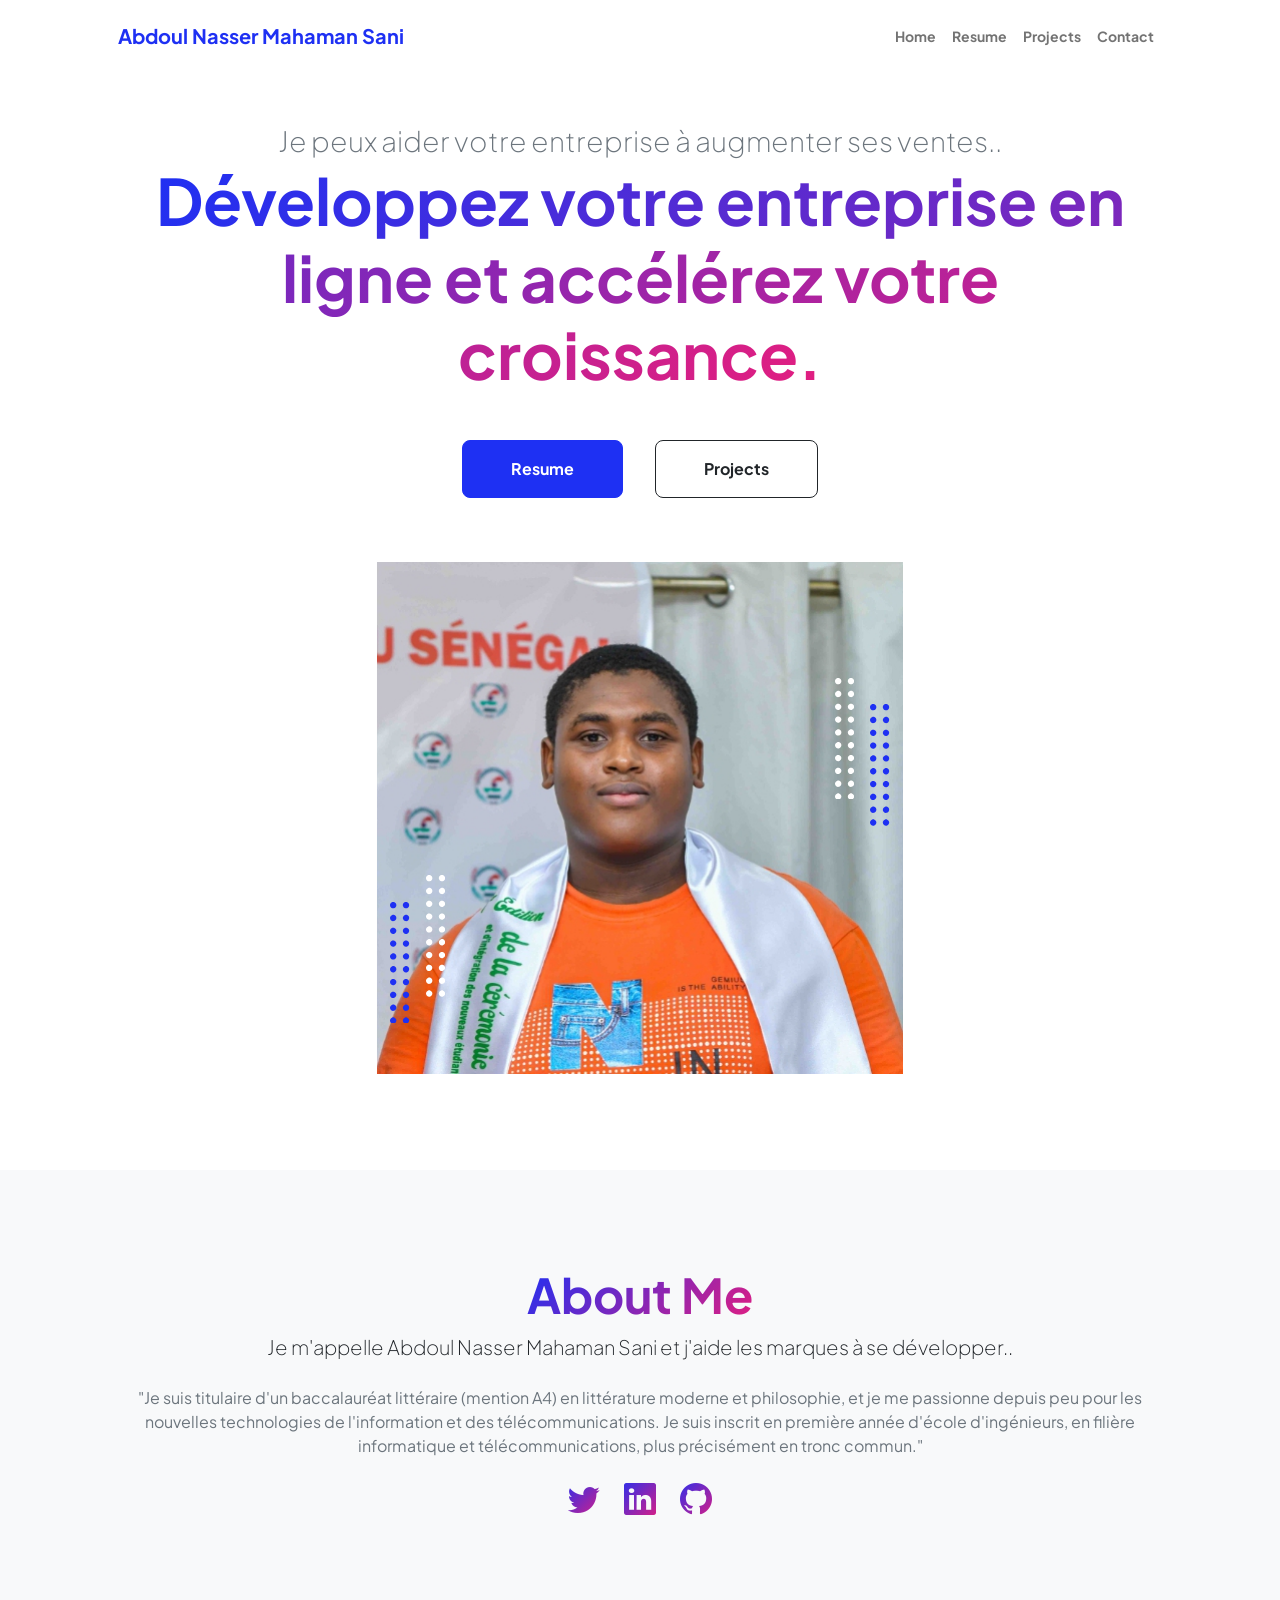
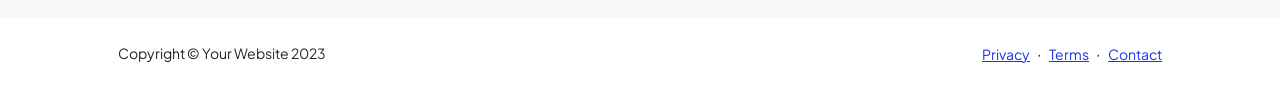
<file: index.html>
<!DOCTYPE html>
<html lang="fr">
    <head>
        <meta charset="utf-8" />
        <meta name="viewport" content="width=device-width, initial-scale=1, shrink-to-fit=no" />
        <meta name="description" content="" />
        <meta name="author" content="" />
        <title>Abdoul Nasser Mahaman Sani portofolio</title>
        <!-- Favicon-->
        <link rel="icon" type="image/x-icon" href="assets/favicon.ico" />
        <!-- Custom Google font-->
        <link rel="preconnect" href="https://fonts.googleapis.com" />
        <link rel="preconnect" href="https://fonts.gstatic.com" crossorigin />
        <link href="https://fonts.googleapis.com/css2?family=Plus+Jakarta+Sans:wght@100;200;300;400;500;600;700;800;900&amp;display=swap" rel="stylesheet" />
        <!-- Bootstrap icons-->
        <link href="https://cdn.jsdelivr.net/npm/bootstrap-icons@1.8.1/font/bootstrap-icons.css" rel="stylesheet" />
        <!-- Core theme CSS (includes Bootstrap)-->
        <link href="css/styles.css" rel="stylesheet" />
    </head>
    <body class="d-flex flex-column h-100">
        <main class="flex-shrink-0">
            <!-- Navigation-->
            <nav class="navbar navbar-expand-lg navbar-light bg-white py-3">
                <div class="container px-5">
                    <a class="navbar-brand" href="index.html"><span class="fw-bolder text-primary">Abdoul Nasser Mahaman Sani</span></a>
                    <button class="navbar-toggler" type="button" data-bs-toggle="collapse" data-bs-target="#navbarSupportedContent" aria-controls="navbarSupportedContent" aria-expanded="false" aria-label="Toggle navigation"><span class="navbar-toggler-icon"></span></button>
                    <div class="collapse navbar-collapse" id="navbarSupportedContent">
                        <ul class="navbar-nav ms-auto mb-2 mb-lg-0 small fw-bolder">
                            <li class="nav-item"><a class="nav-link" href="index.html">Home</a></li>
                            <li class="nav-item"><a class="nav-link" href="resume.html">Resume</a></li>
                            <li class="nav-item"><a class="nav-link" href="projects.html">Projects</a></li>
                            <li class="nav-item"><a class="nav-link" href="contact.html">Contact</a></li>
                        </ul>
                    </div>
                </div>
            </nav>
            <!-- Header-->
            <header class="py-5">
                <div class="container px-5 pb-5">
                    <div class="row gx-5 align-items-center">
                        <div class="col-xxl-5">
                            <!-- Header text content-->
                            <div class="text-center text-xxl-start">
                                <div class="fs-3 fw-light text-muted">Je peux aider votre entreprise à augmenter ses ventes..</div>
                                <h1 class="display-3 fw-bolder mb-5"><span class="text-gradient d-inline">Développez votre entreprise en ligne et accélérez votre croissance.</span></h1>
                                <div class="d-grid gap-3 d-sm-flex justify-content-sm-center justify-content-xxl-start mb-3">
                                    <a class="btn btn-primary btn-lg px-5 py-3 me-sm-3 fs-6 fw-bolder" href="resume.html">Resume</a>
                                    <a class="btn btn-outline-dark btn-lg px-5 py-3 fs-6 fw-bolder" href="projects.html">Projects</a>
                                </div>
                            </div>
                        </div>
                        <div class="col-xxl-7">
                            <!-- Header profile picture-->
                            <div class="d-flex justify-content-center mt-5 mt-xxl-0">
                                <div class="profile bg-gradient-primary-to-secondary">
                                    <!-- TIP: For best results, use a photo with a transparent background like the demo example below-->
                                    <!-- Watch a tutorial on how to do this on YouTube (link)-->
                                    <img class="profile-img" src="assets/WhatsApp Image 2026-04-20 at 11.43.12.jpeg" alt="..." />
                                    <div class="dots-1">
                                        <!-- SVG Dots-->
                                        <svg version="1.1" xmlns="http://www.w3.org/2000/svg" xmlns:xlink="http://www.w3.org/1999/xlink" x="0px" y="0px" viewBox="0 0 191.6 1215.4" style="enable-background: new 0 0 191.6 1215.4" xml:space="preserve">
                                            <g transform="translate(0.000000,1280.000000) scale(0.100000,-0.100000)">
                                                <path d="M227.7,12788.6c-105-35-200-141-222-248c-43-206,163-412,369-369c155,32,275,190,260,339c-11,105-90,213-190,262        C383.7,12801.6,289.7,12808.6,227.7,12788.6z"></path>
                                                <path d="M1507.7,12788.6c-151-50-253-216-222-362c25-119,136-230,254-255c194-41,395,142,375,339c-11,105-90,213-190,262        C1663.7,12801.6,1569.7,12808.6,1507.7,12788.6z"></path>
                                                <path d="M227.7,11508.6c-105-35-200-141-222-248c-43-206,163-412,369-369c155,32,275,190,260,339c-11,105-90,213-190,262        C383.7,11521.6,289.7,11528.6,227.7,11508.6z"></path>
                                                <path d="M1507.7,11508.6c-151-50-253-216-222-362c25-119,136-230,254-255c194-41,395,142,375,339c-11,105-90,213-190,262        C1663.7,11521.6,1569.7,11528.6,1507.7,11508.6z"></path>
                                                <path d="M227.7,10228.6c-105-35-200-141-222-248c-43-206,163-412,369-369c155,32,275,190,260,339c-11,105-90,213-190,262        C383.7,10241.6,289.7,10248.6,227.7,10228.6z"></path>
                                                <path d="M1507.7,10228.6c-105-35-200-141-222-248c-43-206,163-412,369-369c155,32,275,190,260,339c-11,105-90,213-190,262        C1663.7,10241.6,1569.7,10248.6,1507.7,10228.6z"></path>
                                                <path d="M227.7,8948.6c-105-35-200-141-222-248c-43-206,163-412,369-369c155,32,275,190,260,339c-11,105-90,213-190,262        C383.7,8961.6,289.7,8968.6,227.7,8948.6z"></path>
                                                <path d="M1507.7,8948.6c-105-35-200-141-222-248c-43-206,163-412,369-369c155,32,275,190,260,339c-11,105-90,213-190,262        C1663.7,8961.6,1569.7,8968.6,1507.7,8948.6z"></path>
                                                <path d="M227.7,7668.6c-105-35-200-141-222-248c-43-206,163-412,369-369c155,32,275,190,260,339c-11,105-90,213-190,262        C383.7,7681.6,289.7,7688.6,227.7,7668.6z"></path>
                                                <path d="M1507.7,7668.6c-105-35-200-141-222-248c-43-206,163-412,369-369c155,32,275,190,260,339c-11,105-90,213-190,262        C1663.7,7681.6,1569.7,7688.6,1507.7,7668.6z"></path>
                                                <path d="M227.7,6388.6c-105-35-200-141-222-248c-43-206,163-412,369-369c155,32,275,190,260,339c-11,105-90,213-190,262        C383.7,6401.6,289.7,6408.6,227.7,6388.6z"></path>
                                                <path d="M1507.7,6388.6c-105-35-200-141-222-248c-43-206,163-412,369-369c155,32,275,190,260,339c-11,105-90,213-190,262        C1663.7,6401.6,1569.7,6408.6,1507.7,6388.6z"></path>
                                                <path d="M227.7,5108.6c-105-35-200-141-222-248c-43-206,163-412,369-369c155,32,275,190,260,339c-11,105-90,213-190,262        C383.7,5121.6,289.7,5128.6,227.7,5108.6z"></path>
                                                <path d="M1507.7,5108.6c-105-35-200-141-222-248c-43-206,163-412,369-369c155,32,275,190,260,339c-11,105-90,213-190,262        C1663.7,5121.6,1569.7,5128.6,1507.7,5108.6z"></path>
                                                <path d="M227.7,3828.6c-105-35-200-141-222-248c-43-206,163-412,369-369c155,32,275,190,260,339c-11,105-90,213-190,262        C383.7,3841.6,289.7,3848.6,227.7,3828.6z"></path>
                                                <path d="M1507.7,3828.6c-105-35-200-141-222-248c-43-206,163-412,369-369c155,32,275,190,260,339c-11,105-90,213-190,262        C1663.7,3841.6,1569.7,3848.6,1507.7,3828.6z"></path>
                                                <path d="M227.7,2548.6c-105-35-200-141-222-248c-43-206,163-412,369-369c155,32,275,190,260,339c-11,105-90,213-190,262        C383.7,2561.6,289.7,2568.6,227.7,2548.6z"></path>
                                                <path d="M1507.7,2548.6c-105-35-200-141-222-248c-43-206,163-412,369-369c155,32,275,190,260,339c-11,105-90,213-190,262        C1663.7,2561.6,1569.7,2568.6,1507.7,2548.6z"></path>
                                                <path d="M227.7,1268.6c-105-35-200-141-222-248c-43-206,163-412,369-369c155,32,275,190,260,339c-11,105-90,213-190,262        C383.7,1281.6,289.7,1288.6,227.7,1268.6z"></path>
                                                <path d="M1507.7,1268.6c-105-35-200-141-222-248c-43-206,163-412,369-369c155,32,275,190,260,339c-11,105-90,213-190,262        C1663.7,1281.6,1569.7,1288.6,1507.7,1268.6z"></path>
                                            </g>
                                        </svg>
                                        
                                        <!-- END of SVG dots-->
                                    </div>
                                    <div class="dots-2">
                                        <!-- SVG Dots-->
                                        <svg version="1.1" xmlns="http://www.w3.org/2000/svg" xmlns:xlink="http://www.w3.org/1999/xlink" x="0px" y="0px" viewBox="0 0 191.6 1215.4" style="enable-background: new 0 0 191.6 1215.4" xml:space="preserve">
                                            <g transform="translate(0.000000,1280.000000) scale(0.100000,-0.100000)">
                                                <path d="M227.7,12788.6c-105-35-200-141-222-248c-43-206,163-412,369-369c155,32,275,190,260,339c-11,105-90,213-190,262        C383.7,12801.6,289.7,12808.6,227.7,12788.6z"></path>
                                                <path d="M1507.7,12788.6c-151-50-253-216-222-362c25-119,136-230,254-255c194-41,395,142,375,339c-11,105-90,213-190,262        C1663.7,12801.6,1569.7,12808.6,1507.7,12788.6z"></path>
                                                <path d="M227.7,11508.6c-105-35-200-141-222-248c-43-206,163-412,369-369c155,32,275,190,260,339c-11,105-90,213-190,262        C383.7,11521.6,289.7,11528.6,227.7,11508.6z"></path>
                                                <path d="M1507.7,11508.6c-151-50-253-216-222-362c25-119,136-230,254-255c194-41,395,142,375,339c-11,105-90,213-190,262        C1663.7,11521.6,1569.7,11528.6,1507.7,11508.6z"></path>
                                                <path d="M227.7,10228.6c-105-35-200-141-222-248c-43-206,163-412,369-369c155,32,275,190,260,339c-11,105-90,213-190,262        C383.7,10241.6,289.7,10248.6,227.7,10228.6z"></path>
                                                <path d="M1507.7,10228.6c-105-35-200-141-222-248c-43-206,163-412,369-369c155,32,275,190,260,339c-11,105-90,213-190,262        C1663.7,10241.6,1569.7,10248.6,1507.7,10228.6z"></path>
                                                <path d="M227.7,8948.6c-105-35-200-141-222-248c-43-206,163-412,369-369c155,32,275,190,260,339c-11,105-90,213-190,262        C383.7,8961.6,289.7,8968.6,227.7,8948.6z"></path>
                                                <path d="M1507.7,8948.6c-105-35-200-141-222-248c-43-206,163-412,369-369c155,32,275,190,260,339c-11,105-90,213-190,262        C1663.7,8961.6,1569.7,8968.6,1507.7,8948.6z"></path>
                                                <path d="M227.7,7668.6c-105-35-200-141-222-248c-43-206,163-412,369-369c155,32,275,190,260,339c-11,105-90,213-190,262        C383.7,7681.6,289.7,7688.6,227.7,7668.6z"></path>
                                                <path d="M1507.7,7668.6c-105-35-200-141-222-248c-43-206,163-412,369-369c155,32,275,190,260,339c-11,105-90,213-190,262        C1663.7,7681.6,1569.7,7688.6,1507.7,7668.6z"></path>
                                                <path d="M227.7,6388.6c-105-35-200-141-222-248c-43-206,163-412,369-369c155,32,275,190,260,339c-11,105-90,213-190,262        C383.7,6401.6,289.7,6408.6,227.7,6388.6z"></path>
                                                <path d="M1507.7,6388.6c-105-35-200-141-222-248c-43-206,163-412,369-369c155,32,275,190,260,339c-11,105-90,213-190,262        C1663.7,6401.6,1569.7,6408.6,1507.7,6388.6z"></path>
                                                <path d="M227.7,5108.6c-105-35-200-141-222-248c-43-206,163-412,369-369c155,32,275,190,260,339c-11,105-90,213-190,262        C383.7,5121.6,289.7,5128.6,227.7,5108.6z"></path>
                                                <path d="M1507.7,5108.6c-105-35-200-141-222-248c-43-206,163-412,369-369c155,32,275,190,260,339c-11,105-90,213-190,262        C1663.7,5121.6,1569.7,5128.6,1507.7,5108.6z"></path>
                                                <path d="M227.7,3828.6c-105-35-200-141-222-248c-43-206,163-412,369-369c155,32,275,190,260,339c-11,105-90,213-190,262        C383.7,3841.6,289.7,3848.6,227.7,3828.6z"></path>
                                                <path d="M1507.7,3828.6c-105-35-200-141-222-248c-43-206,163-412,369-369c155,32,275,190,260,339c-11,105-90,213-190,262        C1663.7,3841.6,1569.7,3848.6,1507.7,3828.6z"></path>
                                                <path d="M227.7,2548.6c-105-35-200-141-222-248c-43-206,163-412,369-369c155,32,275,190,260,339c-11,105-90,213-190,262        C383.7,2561.6,289.7,2568.6,227.7,2548.6z"></path>
                                                <path d="M1507.7,2548.6c-105-35-200-141-222-248c-43-206,163-412,369-369c155,32,275,190,260,339c-11,105-90,213-190,262        C1663.7,2561.6,1569.7,2568.6,1507.7,2548.6z"></path>
                                                <path d="M227.7,1268.6c-105-35-200-141-222-248c-43-206,163-412,369-369c155,32,275,190,260,339c-11,105-90,213-190,262        C383.7,1281.6,289.7,1288.6,227.7,1268.6z"></path>
                                                <path d="M1507.7,1268.6c-105-35-200-141-222-248c-43-206,163-412,369-369c155,32,275,190,260,339c-11,105-90,213-190,262        C1663.7,1281.6,1569.7,1288.6,1507.7,1268.6z"></path>
                                            </g>
                                        </svg>
                                        <!-- END of SVG dots-->
                                    </div>
                                    <div class="dots-3">
                                        <!-- SVG Dots-->
                                        <svg version="1.1" xmlns="http://www.w3.org/2000/svg" xmlns:xlink="http://www.w3.org/1999/xlink" x="0px" y="0px" viewBox="0 0 191.6 1215.4" style="enable-background: new 0 0 191.6 1215.4" xml:space="preserve">
                                            <g transform="translate(0.000000,1280.000000) scale(0.100000,-0.100000)">
                                                <path d="M227.7,12788.6c-105-35-200-141-222-248c-43-206,163-412,369-369c155,32,275,190,260,339c-11,105-90,213-190,262        C383.7,12801.6,289.7,12808.6,227.7,12788.6z"></path>
                                                <path d="M1507.7,12788.6c-151-50-253-216-222-362c25-119,136-230,254-255c194-41,395,142,375,339c-11,105-90,213-190,262        C1663.7,12801.6,1569.7,12808.6,1507.7,12788.6z"></path>
                                                <path d="M227.7,11508.6c-105-35-200-141-222-248c-43-206,163-412,369-369c155,32,275,190,260,339c-11,105-90,213-190,262        C383.7,11521.6,289.7,11528.6,227.7,11508.6z"></path>
                                                <path d="M1507.7,11508.6c-151-50-253-216-222-362c25-119,136-230,254-255c194-41,395,142,375,339c-11,105-90,213-190,262        C1663.7,11521.6,1569.7,11528.6,1507.7,11508.6z"></path>
                                                <path d="M227.7,10228.6c-105-35-200-141-222-248c-43-206,163-412,369-369c155,32,275,190,260,339c-11,105-90,213-190,262        C383.7,10241.6,289.7,10248.6,227.7,10228.6z"></path>
                                                <path d="M1507.7,10228.6c-105-35-200-141-222-248c-43-206,163-412,369-369c155,32,275,190,260,339c-11,105-90,213-190,262        C1663.7,10241.6,1569.7,10248.6,1507.7,10228.6z"></path>
                                                <path d="M227.7,8948.6c-105-35-200-141-222-248c-43-206,163-412,369-369c155,32,275,190,260,339c-11,105-90,213-190,262        C383.7,8961.6,289.7,8968.6,227.7,8948.6z"></path>
                                                <path d="M1507.7,8948.6c-105-35-200-141-222-248c-43-206,163-412,369-369c155,32,275,190,260,339c-11,105-90,213-190,262        C1663.7,8961.6,1569.7,8968.6,1507.7,8948.6z"></path>
                                                <path d="M227.7,7668.6c-105-35-200-141-222-248c-43-206,163-412,369-369c155,32,275,190,260,339c-11,105-90,213-190,262        C383.7,7681.6,289.7,7688.6,227.7,7668.6z"></path>
                                                <path d="M1507.7,7668.6c-105-35-200-141-222-248c-43-206,163-412,369-369c155,32,275,190,260,339c-11,105-90,213-190,262        C1663.7,7681.6,1569.7,7688.6,1507.7,7668.6z"></path>
                                                <path d="M227.7,6388.6c-105-35-200-141-222-248c-43-206,163-412,369-369c155,32,275,190,260,339c-11,105-90,213-190,262        C383.7,6401.6,289.7,6408.6,227.7,6388.6z"></path>
                                                <path d="M1507.7,6388.6c-105-35-200-141-222-248c-43-206,163-412,369-369c155,32,275,190,260,339c-11,105-90,213-190,262        C1663.7,6401.6,1569.7,6408.6,1507.7,6388.6z"></path>
                                                <path d="M227.7,5108.6c-105-35-200-141-222-248c-43-206,163-412,369-369c155,32,275,190,260,339c-11,105-90,213-190,262        C383.7,5121.6,289.7,5128.6,227.7,5108.6z"></path>
                                                <path d="M1507.7,5108.6c-105-35-200-141-222-248c-43-206,163-412,369-369c155,32,275,190,260,339c-11,105-90,213-190,262        C1663.7,5121.6,1569.7,5128.6,1507.7,5108.6z"></path>
                                                <path d="M227.7,3828.6c-105-35-200-141-222-248c-43-206,163-412,369-369c155,32,275,190,260,339c-11,105-90,213-190,262        C383.7,3841.6,289.7,3848.6,227.7,3828.6z"></path>
                                                <path d="M1507.7,3828.6c-105-35-200-141-222-248c-43-206,163-412,369-369c155,32,275,190,260,339c-11,105-90,213-190,262        C1663.7,3841.6,1569.7,3848.6,1507.7,3828.6z"></path>
                                                <path d="M227.7,2548.6c-105-35-200-141-222-248c-43-206,163-412,369-369c155,32,275,190,260,339c-11,105-90,213-190,262        C383.7,2561.6,289.7,2568.6,227.7,2548.6z"></path>
                                                <path d="M1507.7,2548.6c-105-35-200-141-222-248c-43-206,163-412,369-369c155,32,275,190,260,339c-11,105-90,213-190,262        C1663.7,2561.6,1569.7,2568.6,1507.7,2548.6z"></path>
                                                <path d="M227.7,1268.6c-105-35-200-141-222-248c-43-206,163-412,369-369c155,32,275,190,260,339c-11,105-90,213-190,262        C383.7,1281.6,289.7,1288.6,227.7,1268.6z"></path>
                                                <path d="M1507.7,1268.6c-105-35-200-141-222-248c-43-206,163-412,369-369c155,32,275,190,260,339c-11,105-90,213-190,262        C1663.7,1281.6,1569.7,1288.6,1507.7,1268.6z"></path>
                                            </g>
                                        </svg>
                                        <!-- END of SVG dots-->
                                    </div>
                                    <div class="dots-4">
                                        <!-- SVG Dots-->
                                        <svg version="1.1" xmlns="http://www.w3.org/2000/svg" xmlns:xlink="http://www.w3.org/1999/xlink" x="0px" y="0px" viewBox="0 0 191.6 1215.4" style="enable-background: new 0 0 191.6 1215.4" xml:space="preserve">
                                            <g transform="translate(0.000000,1280.000000) scale(0.100000,-0.100000)">
                                                <path d="M227.7,12788.6c-105-35-200-141-222-248c-43-206,163-412,369-369c155,32,275,190,260,339c-11,105-90,213-190,262        C383.7,12801.6,289.7,12808.6,227.7,12788.6z"></path>
                                                <path d="M1507.7,12788.6c-151-50-253-216-222-362c25-119,136-230,254-255c194-41,395,142,375,339c-11,105-90,213-190,262        C1663.7,12801.6,1569.7,12808.6,1507.7,12788.6z"></path>
                                                <path d="M227.7,11508.6c-105-35-200-141-222-248c-43-206,163-412,369-369c155,32,275,190,260,339c-11,105-90,213-190,262        C383.7,11521.6,289.7,11528.6,227.7,11508.6z"></path>
                                                <path d="M1507.7,11508.6c-151-50-253-216-222-362c25-119,136-230,254-255c194-41,395,142,375,339c-11,105-90,213-190,262        C1663.7,11521.6,1569.7,11528.6,1507.7,11508.6z"></path>
                                                <path d="M227.7,10228.6c-105-35-200-141-222-248c-43-206,163-412,369-369c155,32,275,190,260,339c-11,105-90,213-190,262        C383.7,10241.6,289.7,10248.6,227.7,10228.6z"></path>
                                                <path d="M1507.7,10228.6c-105-35-200-141-222-248c-43-206,163-412,369-369c155,32,275,190,260,339c-11,105-90,213-190,262        C1663.7,10241.6,1569.7,10248.6,1507.7,10228.6z"></path>
                                                <path d="M227.7,8948.6c-105-35-200-141-222-248c-43-206,163-412,369-369c155,32,275,190,260,339c-11,105-90,213-190,262        C383.7,8961.6,289.7,8968.6,227.7,8948.6z"></path>
                                                <path d="M1507.7,8948.6c-105-35-200-141-222-248c-43-206,163-412,369-369c155,32,275,190,260,339c-11,105-90,213-190,262        C1663.7,8961.6,1569.7,8968.6,1507.7,8948.6z"></path>
                                                <path d="M227.7,7668.6c-105-35-200-141-222-248c-43-206,163-412,369-369c155,32,275,190,260,339c-11,105-90,213-190,262        C383.7,7681.6,289.7,7688.6,227.7,7668.6z"></path>
                                                <path d="M1507.7,7668.6c-105-35-200-141-222-248c-43-206,163-412,369-369c155,32,275,190,260,339c-11,105-90,213-190,262        C1663.7,7681.6,1569.7,7688.6,1507.7,7668.6z"></path>
                                                <path d="M227.7,6388.6c-105-35-200-141-222-248c-43-206,163-412,369-369c155,32,275,190,260,339c-11,105-90,213-190,262        C383.7,6401.6,289.7,6408.6,227.7,6388.6z"></path>
                                                <path d="M1507.7,6388.6c-105-35-200-141-222-248c-43-206,163-412,369-369c155,32,275,190,260,339c-11,105-90,213-190,262        C1663.7,6401.6,1569.7,6408.6,1507.7,6388.6z"></path>
                                                <path d="M227.7,5108.6c-105-35-200-141-222-248c-43-206,163-412,369-369c155,32,275,190,260,339c-11,105-90,213-190,262        C383.7,5121.6,289.7,5128.6,227.7,5108.6z"></path>
                                                <path d="M1507.7,5108.6c-105-35-200-141-222-248c-43-206,163-412,369-369c155,32,275,190,260,339c-11,105-90,213-190,262        C1663.7,5121.6,1569.7,5128.6,1507.7,5108.6z"></path>
                                                <path d="M227.7,3828.6c-105-35-200-141-222-248c-43-206,163-412,369-369c155,32,275,190,260,339c-11,105-90,213-190,262        C383.7,3841.6,289.7,3848.6,227.7,3828.6z"></path>
                                                <path d="M1507.7,3828.6c-105-35-200-141-222-248c-43-206,163-412,369-369c155,32,275,190,260,339c-11,105-90,213-190,262        C1663.7,3841.6,1569.7,3848.6,1507.7,3828.6z"></path>
                                                <path d="M227.7,2548.6c-105-35-200-141-222-248c-43-206,163-412,369-369c155,32,275,190,260,339c-11,105-90,213-190,262        C383.7,2561.6,289.7,2568.6,227.7,2548.6z"></path>
                                                <path d="M1507.7,2548.6c-105-35-200-141-222-248c-43-206,163-412,369-369c155,32,275,190,260,339c-11,105-90,213-190,262        C1663.7,2561.6,1569.7,2568.6,1507.7,2548.6z"></path>
                                                <path d="M227.7,1268.6c-105-35-200-141-222-248c-43-206,163-412,369-369c155,32,275,190,260,339c-11,105-90,213-190,262        C383.7,1281.6,289.7,1288.6,227.7,1268.6z"></path>
                                                <path d="M1507.7,1268.6c-105-35-200-141-222-248c-43-206,163-412,369-369c155,32,275,190,260,339c-11,105-90,213-190,262        C1663.7,1281.6,1569.7,1288.6,1507.7,1268.6z"></path>
                                            </g>
                                        </svg>
                                        <!-- END of SVG dots-->
                                    </div>
                                </div>
                            </div>
                        </div>
                    </div>
                </div>
            </header>
            <!-- About Section-->
            <section class="bg-light py-5">
                <div class="container px-5">
                    <div class="row gx-5 justify-content-center">
                        <div class="col-xxl-8">
                            <div class="text-center my-5">
                                <h2 class="display-5 fw-bolder"><span class="text-gradient d-inline">About Me</span></h2>
                                <p class="lead fw-light mb-4">Je m'appelle Abdoul Nasser Mahaman Sani et j'aide les marques à se développer..</p>
                                <p class="text-muted">"Je suis titulaire d'un baccalauréat littéraire (mention A4) en littérature moderne et philosophie, et je me passionne
                                depuis peu pour les nouvelles technologies de l'information et des télécommunications. Je suis inscrit en première année
                                d'école d'ingénieurs, en filière informatique et télécommunications, plus précisément en tronc commun."</p>
                                <div class="d-flex justify-content-center fs-2 gap-4">
                                    <a class="text-gradient" href="#!"><i class="bi bi-twitter"></i></a>
                                    <a class="text-gradient" href="#!"><i class="bi bi-linkedin"></i></a>
                                    <a class="text-gradient" href="#!"><i class="bi bi-github"></i></a>
                                </div>
                            </div>
                        </div>
                    </div>
                </div>
            </section>
        </main>
        <!-- Footer-->
        <footer class="bg-white py-4 mt-auto">
            <div class="container px-5">
                <div class="row align-items-center justify-content-between flex-column flex-sm-row">
                    <div class="col-auto"><div class="small m-0">Copyright &copy; Your Website 2023</div></div>
                    <div class="col-auto">
                        <a class="small" href="#!">Privacy</a>
                        <span class="mx-1">&middot;</span>
                        <a class="small" href="#!">Terms</a>
                        <span class="mx-1">&middot;</span>
                        <a class="small" href="#!">Contact</a>
                    </div>
                </div>
            </div>
        </footer>
        <!-- Bootstrap core JS-->
        <script src="https://cdn.jsdelivr.net/npm/bootstrap@5.2.3/dist/js/bootstrap.bundle.min.js"></script>
        <!-- Core theme JS-->
        <script src="js/scripts.js"></script>
    </body>
</html>
</file>
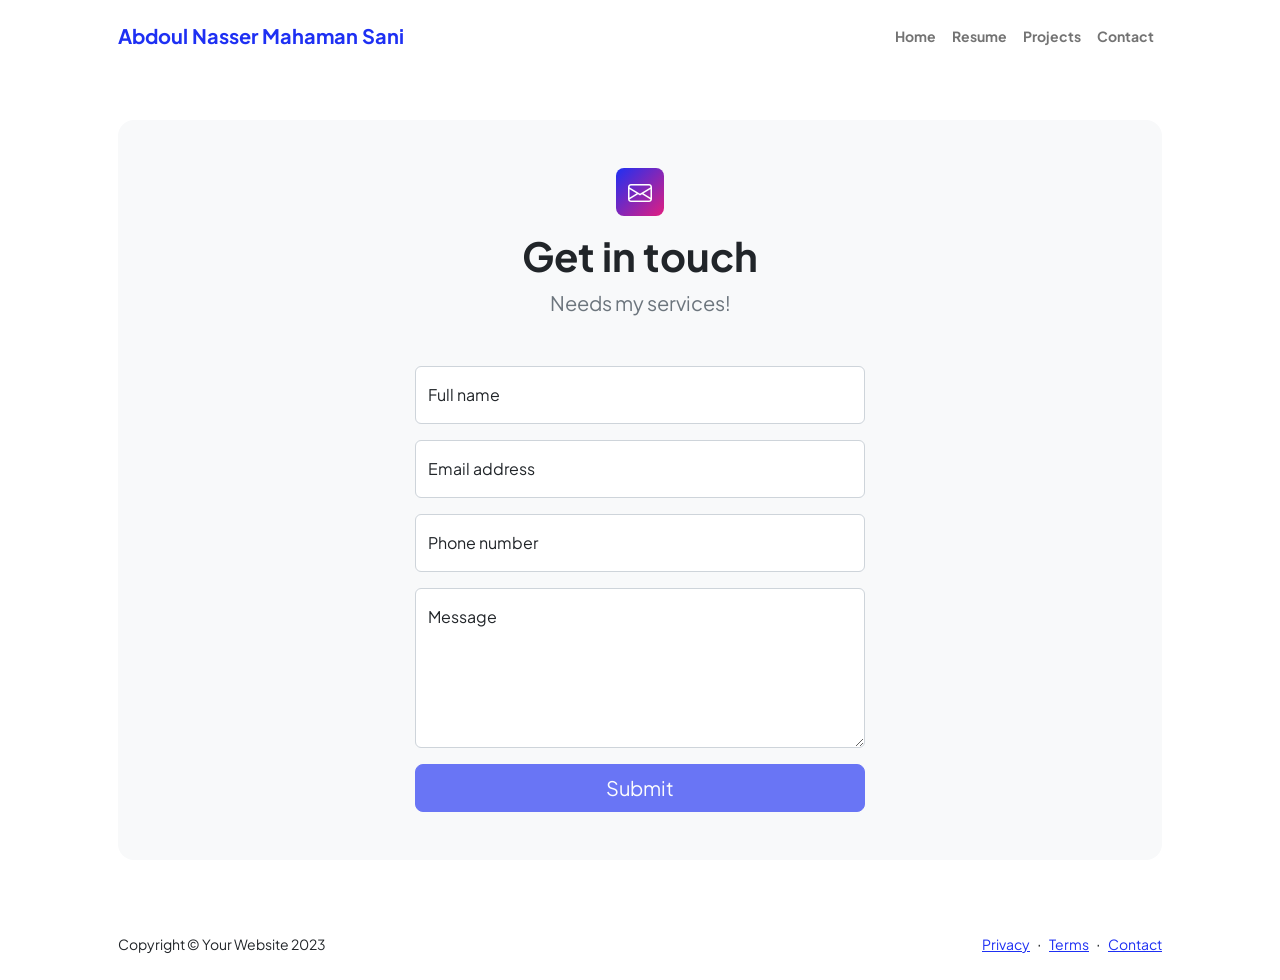
<file: contact.html>
<!DOCTYPE html>
<html lang="en">
    <head>
        <meta charset="utf-8" />
        <meta name="viewport" content="width=device-width, initial-scale=1, shrink-to-fit=no" />
        <meta name="description" content />
        <meta name="author" content />
        <title>Modern Business </title>
        <!-- Favicon-->
        <link rel="icon" type="image/x-icon" href="assets/favicon.ico" />
        <!-- Custom Google font-->
        <link rel="preconnect" href="https://fonts.googleapis.com" />
        <link rel="preconnect" href="https://fonts.gstatic.com" crossorigin />
        <link href="https://fonts.googleapis.com/css2?family=Plus+Jakarta+Sans:wght@100;200;300;400;500;600;700;800;900&amp;display=swap" rel="stylesheet" />
        <!-- Bootstrap icons-->
        <link href="https://cdn.jsdelivr.net/npm/bootstrap-icons@1.8.1/font/bootstrap-icons.css" rel="stylesheet" />
        <!-- Core theme CSS (includes Bootstrap)-->
        <link href="css/styles.css" rel="stylesheet" />
    </head>
    <body class="d-flex flex-column">
        <main class="flex-shrink-0">
            <!-- Navigation-->
            <nav class="navbar navbar-expand-lg navbar-light bg-white py-3">
                <div class="container px-5">
                    <a class="navbar-brand" href="index.html"><span class="fw-bolder text-primary">Abdoul Nasser Mahaman Sani</span></a>
                    <button class="navbar-toggler" type="button" data-bs-toggle="collapse" data-bs-target="#navbarSupportedContent" aria-controls="navbarSupportedContent" aria-expanded="false" aria-label="Toggle navigation"><span class="navbar-toggler-icon"></span></button>
                    <div class="collapse navbar-collapse" id="navbarSupportedContent">
                        <ul class="navbar-nav ms-auto mb-2 mb-lg-0 small fw-bolder">
                            <li class="nav-item"><a class="nav-link" href="index.html">Home</a></li>
                            <li class="nav-item"><a class="nav-link" href="resume.html">Resume</a></li>
                            <li class="nav-item"><a class="nav-link" href="projects.html">Projects</a></li>
                            <li class="nav-item"><a class="nav-link" href="contact.html">Contact</a></li>
                        </ul>
                    </div>
                </div>
            </nav>
            <!-- Page content-->
            <section class="py-5">
                <div class="container px-5">
                    <!-- Contact form-->
                    <div class="bg-light rounded-4 py-5 px-4 px-md-5">
                        <div class="text-center mb-5">
                            <div class="feature bg-primary bg-gradient-primary-to-secondary text-white rounded-3 mb-3"><i class="bi bi-envelope"></i></div>
                            <h1 class="fw-bolder">Get in touch</h1>
                            <p class="lead fw-normal text-muted mb-0">Needs my services!</p>
                        </div>
                        <div class="row gx-5 justify-content-center">
                            <div class="col-lg-8 col-xl-6">
                                <!-- * * * * * * * * * * * * * * *-->
                                <!-- * * SB Forms Contact Form * *-->
                                <!-- * * * * * * * * * * * * * * *-->
                                <!-- This form is pre-integrated with SB Forms.-->
                                <!-- To make this form functional, sign up at-->
                                <!-- https://startbootstrap.com/solution/contact-forms-->
                                <!-- to get an API token!-->
                                <form id="contactForm" data-sb-form-api-token="API_TOKEN">
                                    <!-- Name input-->
                                    <div class="form-floating mb-3">
                                        <input class="form-control" id="name" type="text" placeholder="Enter your name..." data-sb-validations="required" />
                                        <label for="name">Full name</label>
                                        <div class="invalid-feedback" data-sb-feedback="name:required">A name is required.</div>
                                    </div>
                                    <!-- Email address input-->
                                    <div class="form-floating mb-3">
                                        <input class="form-control" id="email" type="email" placeholder="name@example.com" data-sb-validations="required,email" />
                                        <label for="email">Email address</label>
                                        <div class="invalid-feedback" data-sb-feedback="email:required">An email is required.</div>
                                        <div class="invalid-feedback" data-sb-feedback="email:email">Email is not valid.</div>
                                    </div>
                                    <!-- Phone number input-->
                                    <div class="form-floating mb-3">
                                        <input class="form-control" id="phone" type="tel" placeholder="(123) 456-7890" data-sb-validations="required" />
                                        <label for="phone">Phone number</label>
                                        <div class="invalid-feedback" data-sb-feedback="phone:required">A phone number is required.</div>
                                    </div>
                                    <!-- Message input-->
                                    <div class="form-floating mb-3">
                                        <textarea class="form-control" id="message" type="text" placeholder="Enter your message here..." style="height: 10rem" data-sb-validations="required"></textarea>
                                        <label for="message">Message</label>
                                        <div class="invalid-feedback" data-sb-feedback="message:required">A message is required.</div>
                                    </div>
                                    <!-- Submit success message-->
                                    <!---->
                                    <!-- This is what your users will see when the form-->
                                    <!-- has successfully submitted-->
                                    <div class="d-none" id="submitSuccessMessage">
                                        <div class="text-center mb-3">
                                            <div class="fw-bolder">Form submission successful!</div>
                                            To activate this form, sign up at
                                            <br />
                                            <a href="https://startbootstrap.com/solution/contact-forms">https://startbootstrap.com/solution/contact-forms</a>
                                        </div>
                                    </div>
                                    <!-- Submit error message-->
                                    <!---->
                                    <!-- This is what your users will see when there is-->
                                    <!-- an error submitting the form-->
                                    <div class="d-none" id="submitErrorMessage"><div class="text-center text-danger mb-3">Error sending message!</div></div>
                                    <!-- Submit Button-->
                                    <div class="d-grid"><button class="btn btn-primary btn-lg disabled" id="submitButton" type="submit">Submit</button></div>
                                </form>
                            </div>
                        </div>
                    </div>
                </div>
            </section>
        </main>
        <!-- Footer-->
        <footer class="bg-white py-4 mt-auto">
            <div class="container px-5">
                <div class="row align-items-center justify-content-between flex-column flex-sm-row">
                    <div class="col-auto"><div class="small m-0">Copyright &copy; Your Website 2023</div></div>
                    <div class="col-auto">
                        <a class="small" href="#!">Privacy</a>
                        <span class="mx-1">&middot;</span>
                        <a class="small" href="#!">Terms</a>
                        <span class="mx-1">&middot;</span>
                        <a class="small" href="#!">Contact</a>
                    </div>
                </div>
            </div>
        </footer>
        <!-- Bootstrap core JS-->
        <script src="https://cdn.jsdelivr.net/npm/bootstrap@5.2.3/dist/js/bootstrap.bundle.min.js"></script>
        <!-- Core theme JS-->
        <script src="js/scripts.js"></script>
        <!-- * * * * * * * * * * * * * * * * * * * * * * * * * * * * * * * * * * * * * * * *-->
        <!-- * *                               SB Forms JS                               * *-->
        <!-- * * Activate your form at https://startbootstrap.com/solution/contact-forms * *-->
        <!-- * * * * * * * * * * * * * * * * * * * * * * * * * * * * * * * * * * * * * * * *-->
        <script src="https://cdn.startbootstrap.com/sb-forms-latest.js"></script>
    </body>
</html>
</file>
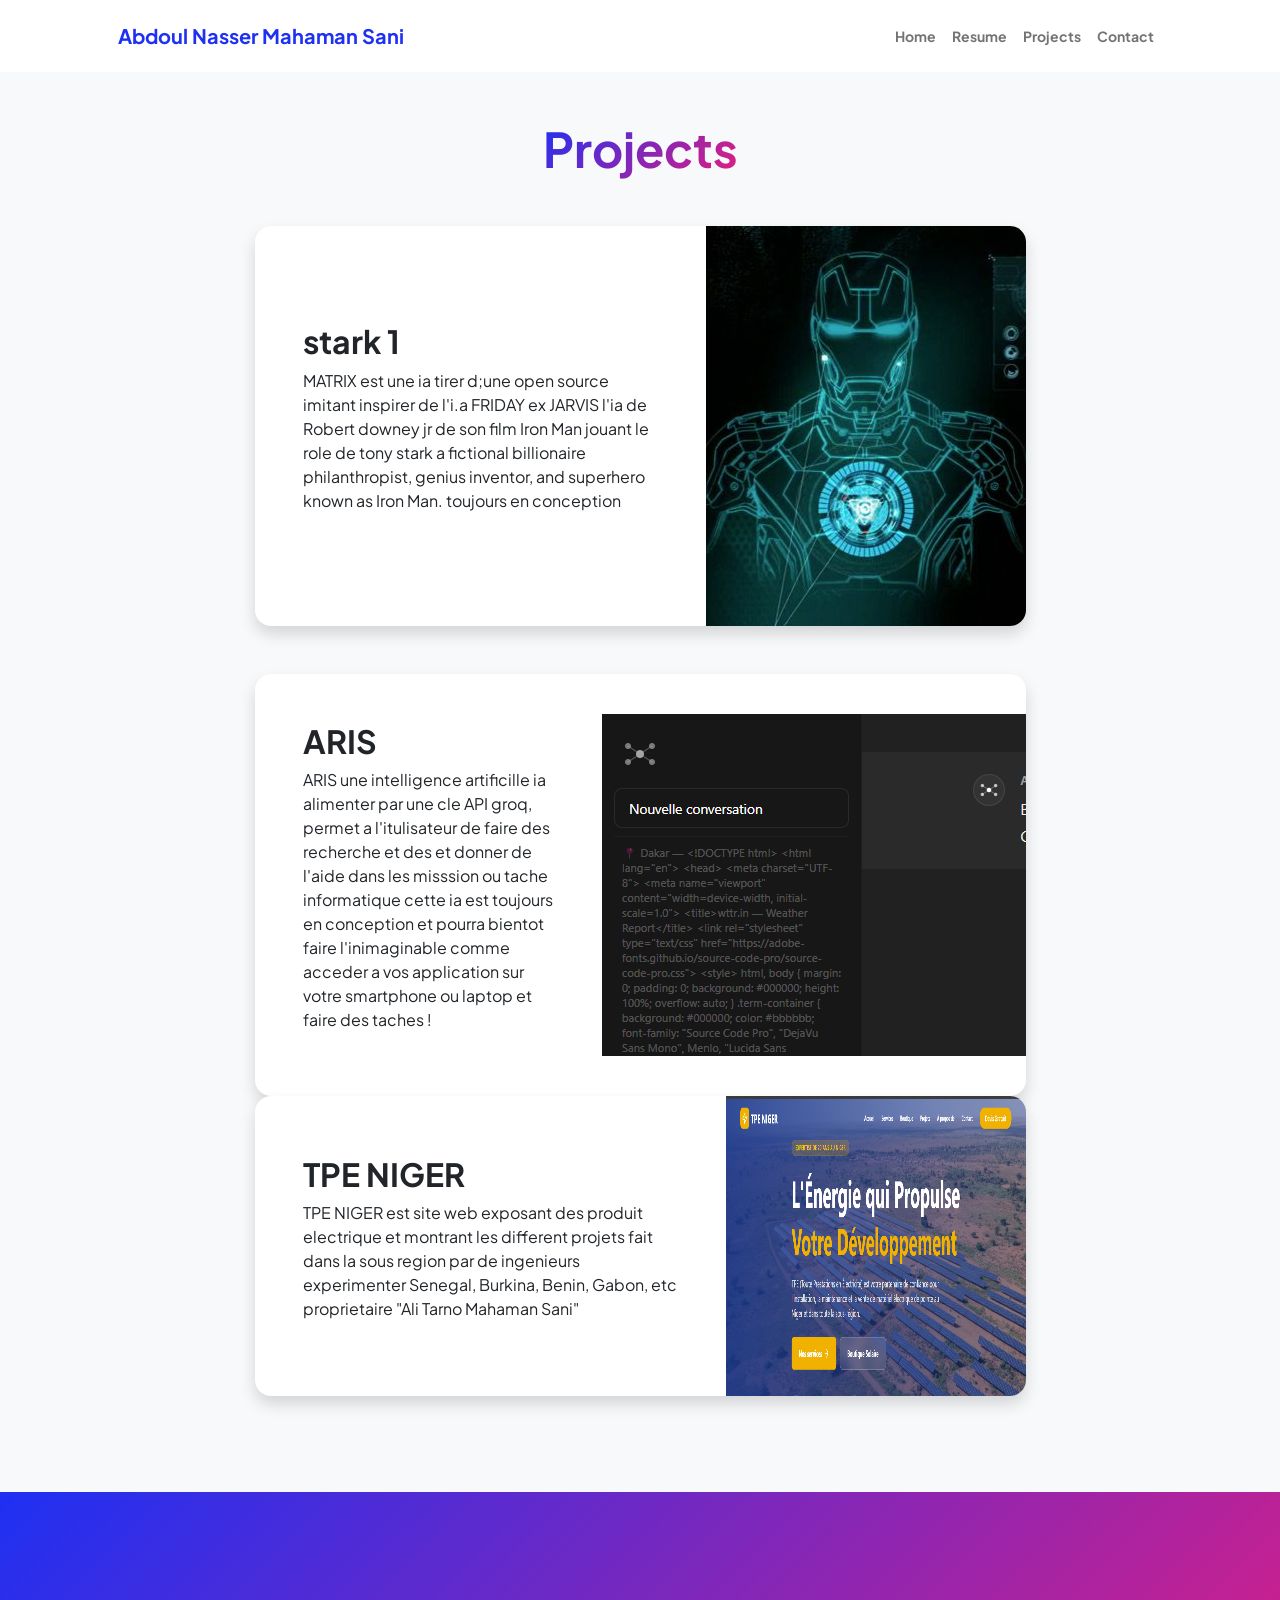
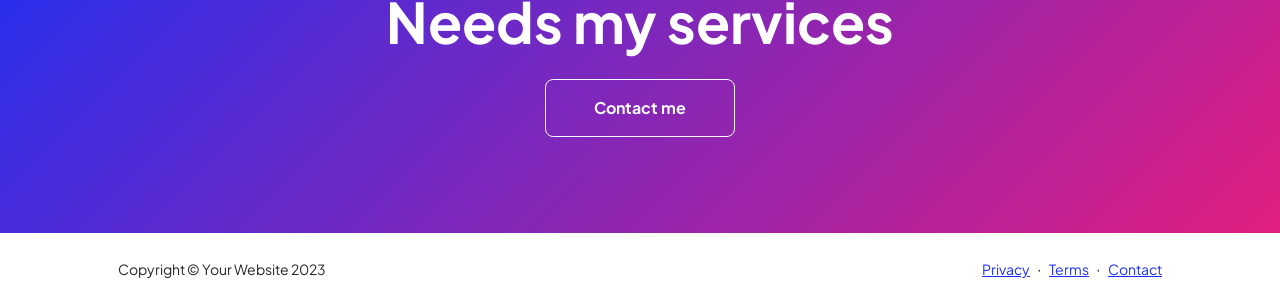
<file: projects.html>
<!DOCTYPE html>
<html lang="en">
    <head>
        <meta charset="utf-8" />
        <meta name="viewport" content="width=device-width, initial-scale=1, shrink-to-fit=no" />
        <meta name="description" content="" />
        <meta name="author" content="" />
        <title>Modern Business </title>
        <!-- Favicon-->
        <link rel="icon" type="image/x-icon" href="assets/favicon.ico" />
        <!-- Custom Google font-->
        <link rel="preconnect" href="https://fonts.googleapis.com" />
        <link rel="preconnect" href="https://fonts.gstatic.com" crossorigin />
        <link href="https://fonts.googleapis.com/css2?family=Plus+Jakarta+Sans:wght@100;200;300;400;500;600;700;800;900&amp;display=swap" rel="stylesheet" />
        <!-- Bootstrap icons-->
        <link href="https://cdn.jsdelivr.net/npm/bootstrap-icons@1.8.1/font/bootstrap-icons.css" rel="stylesheet" />
        <!-- Core theme CSS (includes Bootstrap)-->
        <link href="css/styles.css" rel="stylesheet" />
    </head>
    <body class="d-flex flex-column h-100 bg-light">
        <main class="flex-shrink-0">
            <!-- Navigation-->
            <nav class="navbar navbar-expand-lg navbar-light bg-white py-3">
                <div class="container px-5">
                    <a class="navbar-brand" href="index.html"><span class="fw-bolder text-primary">Abdoul Nasser Mahaman Sani</span></a>
                    <button class="navbar-toggler" type="button" data-bs-toggle="collapse" data-bs-target="#navbarSupportedContent" aria-controls="navbarSupportedContent" aria-expanded="false" aria-label="Toggle navigation"><span class="navbar-toggler-icon"></span></button>
                    <div class="collapse navbar-collapse" id="navbarSupportedContent">
                        <ul class="navbar-nav ms-auto mb-2 mb-lg-0 small fw-bolder">
                            <li class="nav-item"><a class="nav-link" href="index.html">Home</a></li>
                            <li class="nav-item"><a class="nav-link" href="resume.html">Resume</a></li>
                            <li class="nav-item"><a class="nav-link" href="projects.html">Projects</a></li>
                            <li class="nav-item"><a class="nav-link" href="contact.html">Contact</a></li>
                        </ul>
                    </div>
                </div>
            </nav>
            <!-- Projects Section-->
            <section class="py-5">
                <div class="container px-5 mb-5">
                    <div class="text-center mb-5">
                        <h1 class="display-5 fw-bolder mb-0"><span class="text-gradient d-inline">Projects</span></h1>
                    </div>
                    <div class="row gx-5 justify-content-center">
                        <div class="col-lg-11 col-xl-9 col-xxl-8">
                            <!-- Project Card 1-->
                            <div class="card overflow-hidden shadow rounded-4 border-0 mb-5">
                                <div class="card-body p-0">
                                    <div class="d-flex align-items-center">
                                        <div class="p-5">
                                            <h2 class="fw-bolder">stark 1  </h2>
                                            <p>
                                                MATRIX est une ia tirer d;une open source imitant inspirer de l'i.a  FRIDAY ex JARVIS l'ia de Robert downey jr de son film Iron Man jouant le role de tony stark a fictional billionaire philanthropist, genius inventor, and superhero known as Iron Man. toujours en conception

                                            </p>
                                        </div>
                                        <img class="img-fluid" src="assets/417743312286cc90beae57ef6c5112b1.jpg" alt="..." />
                                    </div>
                                </div>
                            </div>
                            <!-- Project Card 2-->
                            <div class="card overflow-hidden shadow rounded-4 border-0">
                                <div class="card-body p-0">
                                    <div class="d-flex align-items-center">
                                        <div class="p-5">
                                            <h2 class="fw-bolder">ARIS</h2>
                                            <p>ARIS une intelligence artificille ia alimenter par une cle API groq, permet a l'itulisateur de faire des recherche et des et donner de l'aide dans les misssion ou tache informatique cette ia est toujours en conception et pourra bientot faire l'inimaginable comme acceder a vos application sur votre smartphone ou laptop et faire des taches !</p>
                                        </div>
                                        <img class="img-fluid" src="assets/Capture d'écran 2026-04-20 101634.png" alt="..." />
                                    </div>
                                </div>
                            </div>
                            <!-- Project Card 2-->
                            <div class="card overflow-hidden shadow rounded-4 border-0">
                                <div class="card-body p-0">
                                    <div class="d-flex align-items-center">
                                        <div class="p-5">
                                            <h2 class="fw-bolder">TPE NIGER</h2>
                                            <p> TPE NIGER est site web exposant des produit electrique et montrant les different projets fait dans la sous region par de ingenieurs experimenter Senegal, Burkina, Benin, Gabon, etc proprietaire "Ali Tarno Mahaman Sani" </p>
                                        </div>
                                        <img class="img-fluid" style="height: 300px;width: 300px;" src="assets/Capture d'écran 2026-04-20 104946.png" alt="..." />
                                    </div>
                                </div>
                            </div>
                        </div>
                    </div>
                </div>
            </section>
            <!-- Call to action section-->
            <section class="py-5 bg-gradient-primary-to-secondary text-white">
                <div class="container px-5 my-5">
                    <div class="text-center">
                        <h2 class="display-4 fw-bolder mb-4">Needs my services</h2>
                        <a class="btn btn-outline-light btn-lg px-5 py-3 fs-6 fw-bolder" href="contact.html">Contact me</a>
                    </div>
                </div>
            </section>
        </main>
        <!-- Footer-->
        <footer class="bg-white py-4 mt-auto">
            <div class="container px-5">
                <div class="row align-items-center justify-content-between flex-column flex-sm-row">
                    <div class="col-auto"><div class="small m-0">Copyright &copy; Your Website 2023</div></div>
                    <div class="col-auto">
                        <a class="small" href="#!">Privacy</a>
                        <span class="mx-1">&middot;</span>
                        <a class="small" href="#!">Terms</a>
                        <span class="mx-1">&middot;</span>
                        <a class="small" href="#!">Contact</a>
                    </div>
                </div>
            </div>
        </footer>
        <!-- Bootstrap core JS-->
        <script src="https://cdn.jsdelivr.net/npm/bootstrap@5.2.3/dist/js/bootstrap.bundle.min.js"></script>
        <!-- Core theme JS-->
        <script src="js/scripts.js"></script>
    </body>
</html>
</file>
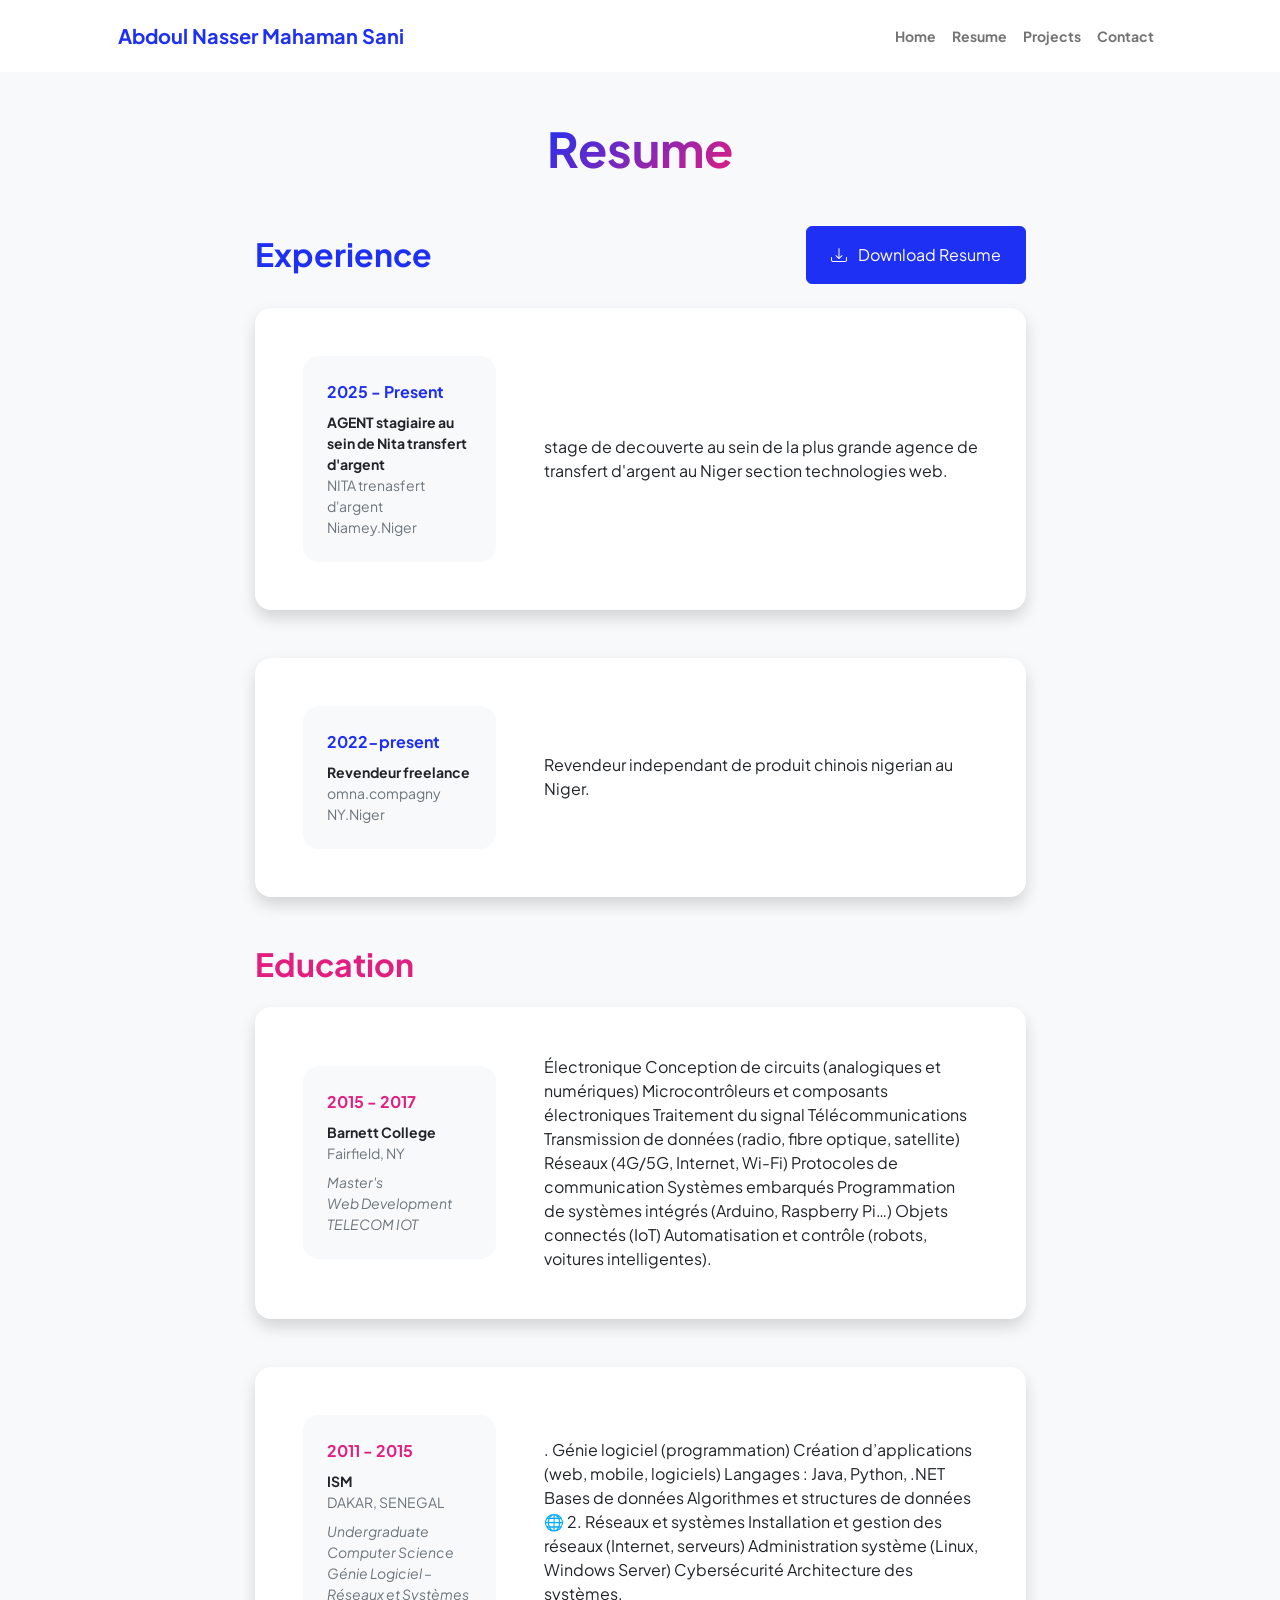
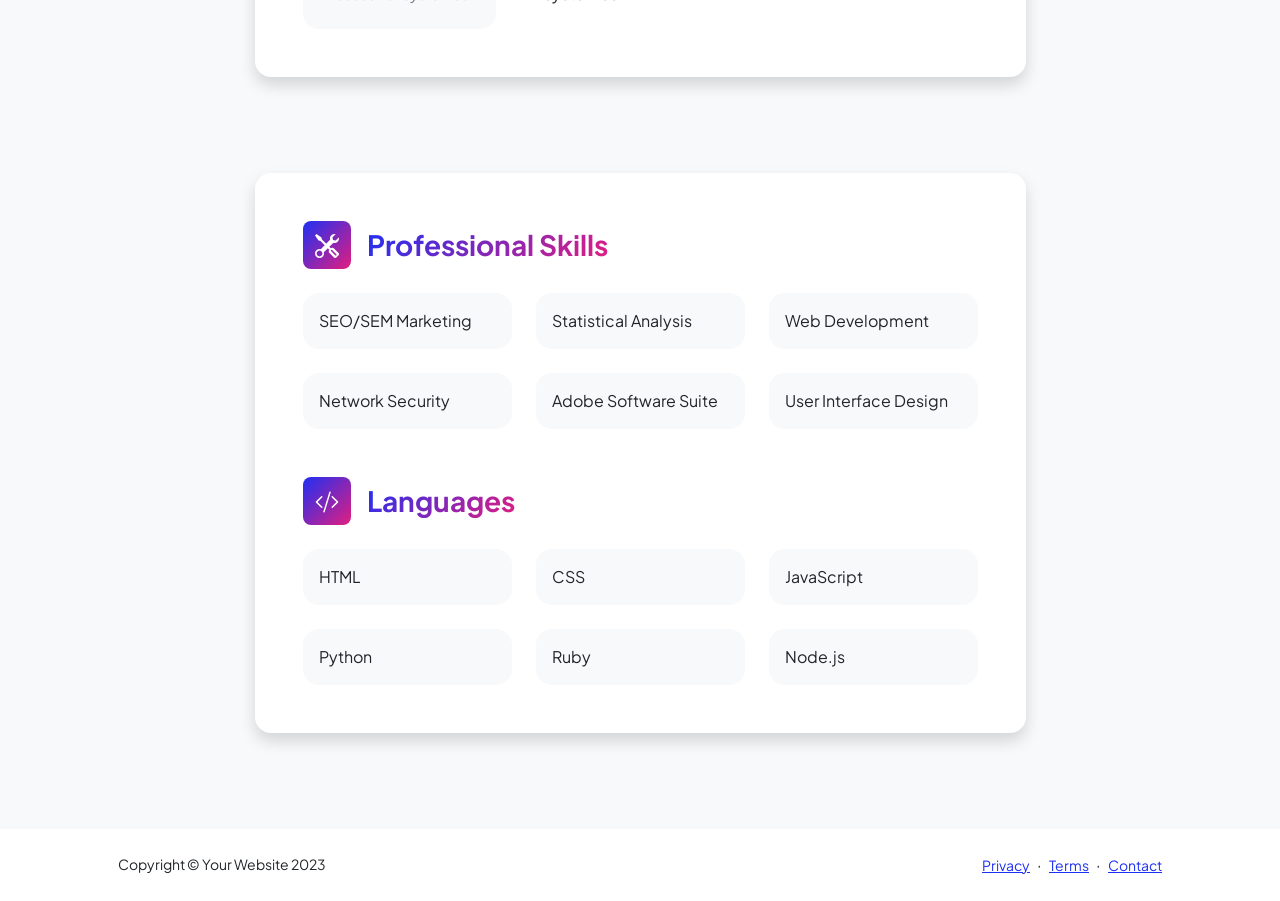
<file: resume.html>
<!DOCTYPE html>
<html lang="en">
    <head>
        <meta charset="utf-8" />
        <meta name="viewport" content="width=device-width, initial-scale=1, shrink-to-fit=no" />
        <meta name="description" content="" />
        <meta name="author" content="" />
        <title>Personal - Start Bootstrap Template</title>
        <!-- Favicon-->
        <link rel="icon" type="image/x-icon" href="assets/favicon.ico" />
        <!-- Custom Google font-->
        <link rel="preconnect" href="https://fonts.googleapis.com" />
        <link rel="preconnect" href="https://fonts.gstatic.com" crossorigin />
        <link href="https://fonts.googleapis.com/css2?family=Plus+Jakarta+Sans:wght@100;200;300;400;500;600;700;800;900&amp;display=swap" rel="stylesheet" />
        <!-- Bootstrap icons-->
        <link href="https://cdn.jsdelivr.net/npm/bootstrap-icons@1.8.1/font/bootstrap-icons.css" rel="stylesheet" />
        <!-- Core theme CSS (includes Bootstrap)-->
        <link href="css/styles.css" rel="stylesheet" />
    </head>
    <body class="d-flex flex-column h-100 bg-light">
        <main class="flex-shrink-0">
            <!-- Navigation-->
            <nav class="navbar navbar-expand-lg navbar-light bg-white py-3">
                <div class="container px-5">
                    <a class="navbar-brand" href="index.html"><span class="fw-bolder text-primary">Abdoul Nasser Mahaman Sani</span></a>
                    <button class="navbar-toggler" type="button" data-bs-toggle="collapse" data-bs-target="#navbarSupportedContent" aria-controls="navbarSupportedContent" aria-expanded="false" aria-label="Toggle navigation"><span class="navbar-toggler-icon"></span></button>
                    <div class="collapse navbar-collapse" id="navbarSupportedContent">
                        <ul class="navbar-nav ms-auto mb-2 mb-lg-0 small fw-bolder">
                            <li class="nav-item"><a class="nav-link" href="index.html">Home</a></li>
                            <li class="nav-item"><a class="nav-link" href="resume.html">Resume</a></li>
                            <li class="nav-item"><a class="nav-link" href="projects.html">Projects</a></li>
                            <li class="nav-item"><a class="nav-link" href="contact.html">Contact</a></li>
                        </ul>
                    </div>
                </div>
            </nav>
            <!-- Page Content-->
            <div class="container px-5 my-5">
                <div class="text-center mb-5">
                    <h1 class="display-5 fw-bolder mb-0"><span class="text-gradient d-inline">Resume</span></h1>
                </div>
                <div class="row gx-5 justify-content-center">
                    <div class="col-lg-11 col-xl-9 col-xxl-8">
                        <!-- Experience Section-->
                        <section>
                            <div class="d-flex align-items-center justify-content-between mb-4">
                                <h2 class="text-primary fw-bolder mb-0">Experience</h2>
                                <!-- Download resume button-->
                                <!-- Note: Set the link href target to a PDF file within your project-->
                                <a class="btn btn-primary px-4 py-3" href="assets/CV Mahaman Sani.docx">
                                    <div class="d-inline-block bi bi-download me-2"></div>
                                    Download Resume
                                </a>
                            </div>
                            <!-- Experience Card 1-->
                            <div class="card shadow border-0 rounded-4 mb-5">
                                <div class="card-body p-5">
                                    <div class="row align-items-center gx-5">
                                        <div class="col text-center text-lg-start mb-4 mb-lg-0">
                                            <div class="bg-light p-4 rounded-4">
                                                <div class="text-primary fw-bolder mb-2">2025 - Present</div>
                                                <div class="small fw-bolder">AGENT stagiaire au sein de Nita transfert d'argent</div>
                                                <div class="small text-muted">NITA trenasfert d'argent</div>
                                                <div class="small text-muted">Niamey.Niger</div>
                                            </div>
                                        </div>
                                        <div class="col-lg-8"><div>stage de decouverte au sein de la plus grande agence de transfert d'argent au Niger section technologies web.</div></div>
                                    </div>
                                </div>
                            </div>
                            <!-- Experience Card 2-->
                            <div class="card shadow border-0 rounded-4 mb-5">
                                <div class="card-body p-5">
                                    <div class="row align-items-center gx-5">
                                        <div class="col text-center text-lg-start mb-4 mb-lg-0">
                                            <div class="bg-light p-4 rounded-4">
                                                <div class="text-primary fw-bolder mb-2">2022-present </div>
                                                <div class="small fw-bolder">Revendeur freelance </div>
                                                <div class="small text-muted">omna.compagny</div>
                                                <div class="small text-muted">NY.Niger</div>
                                            </div>
                                        </div>
                                        <div class="col-lg-8"><div>Revendeur independant de produit chinois nigerian au Niger.</div></div>
                                    </div>
                                </div>
                            </div>
                        </section>
                        <!-- Education Section-->
                        <section>
                            <h2 class="text-secondary fw-bolder mb-4">Education</h2>
                            <!-- Education Card 1-->
                            <div class="card shadow border-0 rounded-4 mb-5">
                                <div class="card-body p-5">
                                    <div class="row align-items-center gx-5">
                                        <div class="col text-center text-lg-start mb-4 mb-lg-0">
                                            <div class="bg-light p-4 rounded-4">
                                                <div class="text-secondary fw-bolder mb-2">2015 - 2017</div>
                                                <div class="mb-2">
                                                    <div class="small fw-bolder">Barnett College</div>
                                                    <div class="small text-muted">Fairfield, NY</div>
                                                </div>
                                                <div class="fst-italic">
                                                    <div class="small text-muted">Master's</div>
                                                    <div class="small text-muted">Web Development TELECOM IOT</div>
                                                </div>
                                            </div>
                                        </div>
                                        <div class="col-lg-8"><div>Électronique
                                        
                                        Conception de circuits (analogiques et numériques)
                                        Microcontrôleurs et composants électroniques
                                        Traitement du signal
                                        
                                        Télécommunications
                                        
                                        Transmission de données (radio, fibre optique, satellite)
                                        Réseaux (4G/5G, Internet, Wi-Fi)
                                        Protocoles de communication
                                        
                                        Systèmes embarqués
                                        
                                        Programmation de systèmes intégrés (Arduino, Raspberry Pi…)
                                        Objets connectés (IoT)
                                        Automatisation et contrôle (robots, voitures intelligentes).</div></div>
                                    </div>
                                </div>
                            </div>
                            <!-- Education Card 2-->
                            <div class="card shadow border-0 rounded-4 mb-5">
                                <div class="card-body p-5">
                                    <div class="row align-items-center gx-5">
                                        <div class="col text-center text-lg-start mb-4 mb-lg-0">
                                            <div class="bg-light p-4 rounded-4">
                                                <div class="text-secondary fw-bolder mb-2">2011 - 2015</div>
                                                <div class="mb-2">
                                                    <div class="small fw-bolder">ISM</div>
                                                    <div class="small text-muted">DAKAR, SENEGAL</div>
                                                </div>
                                                <div class="fst-italic">
                                                    <div class="small text-muted">Undergraduate</div>
                                                    <div class="small text-muted">Computer Science Génie Logiciel – Réseaux et Systèmes</div>
                                                </div>
                                            </div>
                                        </div>
                                        <div class="col-lg-8"><div>. Génie logiciel (programmation)
                                        Création d’applications (web, mobile, logiciels)
                                        Langages : Java, Python, .NET
                                        Bases de données
                                        Algorithmes et structures de données
                                    
                                        
                                        🌐 2. Réseaux et systèmes
                                        Installation et gestion des réseaux (Internet, serveurs)
                                        Administration système (Linux, Windows Server)
                                        Cybersécurité
                                        Architecture des systèmes.</div></div>
                                    </div>
                                </div>
                            </div>
                        </section>
                        <!-- Divider-->
                        <div class="pb-5"></div>
                        <!-- Skills Section-->
                        <section>
                            <!-- Skillset Card-->
                            <div class="card shadow border-0 rounded-4 mb-5">
                                <div class="card-body p-5">
                                    <!-- Professional skills list-->
                                    <div class="mb-5">
                                        <div class="d-flex align-items-center mb-4">
                                            <div class="feature bg-primary bg-gradient-primary-to-secondary text-white rounded-3 me-3"><i class="bi bi-tools"></i></div>
                                            <h3 class="fw-bolder mb-0"><span class="text-gradient d-inline">Professional Skills</span></h3>
                                        </div>
                                        <div class="row row-cols-1 row-cols-md-3 mb-4">
                                            <div class="col mb-4 mb-md-0"><div class="d-flex align-items-center bg-light rounded-4 p-3 h-100">SEO/SEM Marketing</div></div>
                                            <div class="col mb-4 mb-md-0"><div class="d-flex align-items-center bg-light rounded-4 p-3 h-100">Statistical Analysis</div></div>
                                            <div class="col"><div class="d-flex align-items-center bg-light rounded-4 p-3 h-100">Web Development</div></div>
                                        </div>
                                        <div class="row row-cols-1 row-cols-md-3">
                                            <div class="col mb-4 mb-md-0"><div class="d-flex align-items-center bg-light rounded-4 p-3 h-100">Network Security</div></div>
                                            <div class="col mb-4 mb-md-0"><div class="d-flex align-items-center bg-light rounded-4 p-3 h-100">Adobe Software Suite</div></div>
                                            <div class="col"><div class="d-flex align-items-center bg-light rounded-4 p-3 h-100">User Interface Design</div></div>
                                        </div>
                                    </div>
                                    <!-- Languages list-->
                                    <div class="mb-0">
                                        <div class="d-flex align-items-center mb-4">
                                            <div class="feature bg-primary bg-gradient-primary-to-secondary text-white rounded-3 me-3"><i class="bi bi-code-slash"></i></div>
                                            <h3 class="fw-bolder mb-0"><span class="text-gradient d-inline">Languages</span></h3>
                                        </div>
                                        <div class="row row-cols-1 row-cols-md-3 mb-4">
                                            <div class="col mb-4 mb-md-0"><div class="d-flex align-items-center bg-light rounded-4 p-3 h-100">HTML</div></div>
                                            <div class="col mb-4 mb-md-0"><div class="d-flex align-items-center bg-light rounded-4 p-3 h-100">CSS</div></div>
                                            <div class="col"><div class="d-flex align-items-center bg-light rounded-4 p-3 h-100">JavaScript</div></div>
                                        </div>
                                        <div class="row row-cols-1 row-cols-md-3">
                                            <div class="col mb-4 mb-md-0"><div class="d-flex align-items-center bg-light rounded-4 p-3 h-100">Python</div></div>
                                            <div class="col mb-4 mb-md-0"><div class="d-flex align-items-center bg-light rounded-4 p-3 h-100">Ruby</div></div>
                                            <div class="col"><div class="d-flex align-items-center bg-light rounded-4 p-3 h-100">Node.js</div></div>
                                        </div>
                                    </div>
                                </div>
                            </div>
                        </section>
                    </div>
                </div>
            </div>
        </main>
        <!-- Footer-->
        <footer class="bg-white py-4 mt-auto">
            <div class="container px-5">
                <div class="row align-items-center justify-content-between flex-column flex-sm-row">
                    <div class="col-auto"><div class="small m-0">Copyright &copy; Your Website 2023</div></div>
                    <div class="col-auto">
                        <a class="small" href="#!">Privacy</a>
                        <span class="mx-1">&middot;</span>
                        <a class="small" href="#!">Terms</a>
                        <span class="mx-1">&middot;</span>
                        <a class="small" href="#!">Contact</a>
                    </div>
                </div>
            </div>
        </footer>
        <!-- Bootstrap core JS-->
        <script src="https://cdn.jsdelivr.net/npm/bootstrap@5.2.3/dist/js/bootstrap.bundle.min.js"></script>
        <!-- Core theme JS-->
        <script src="js/scripts.js"></script>
    </body>
</html>
</file>
